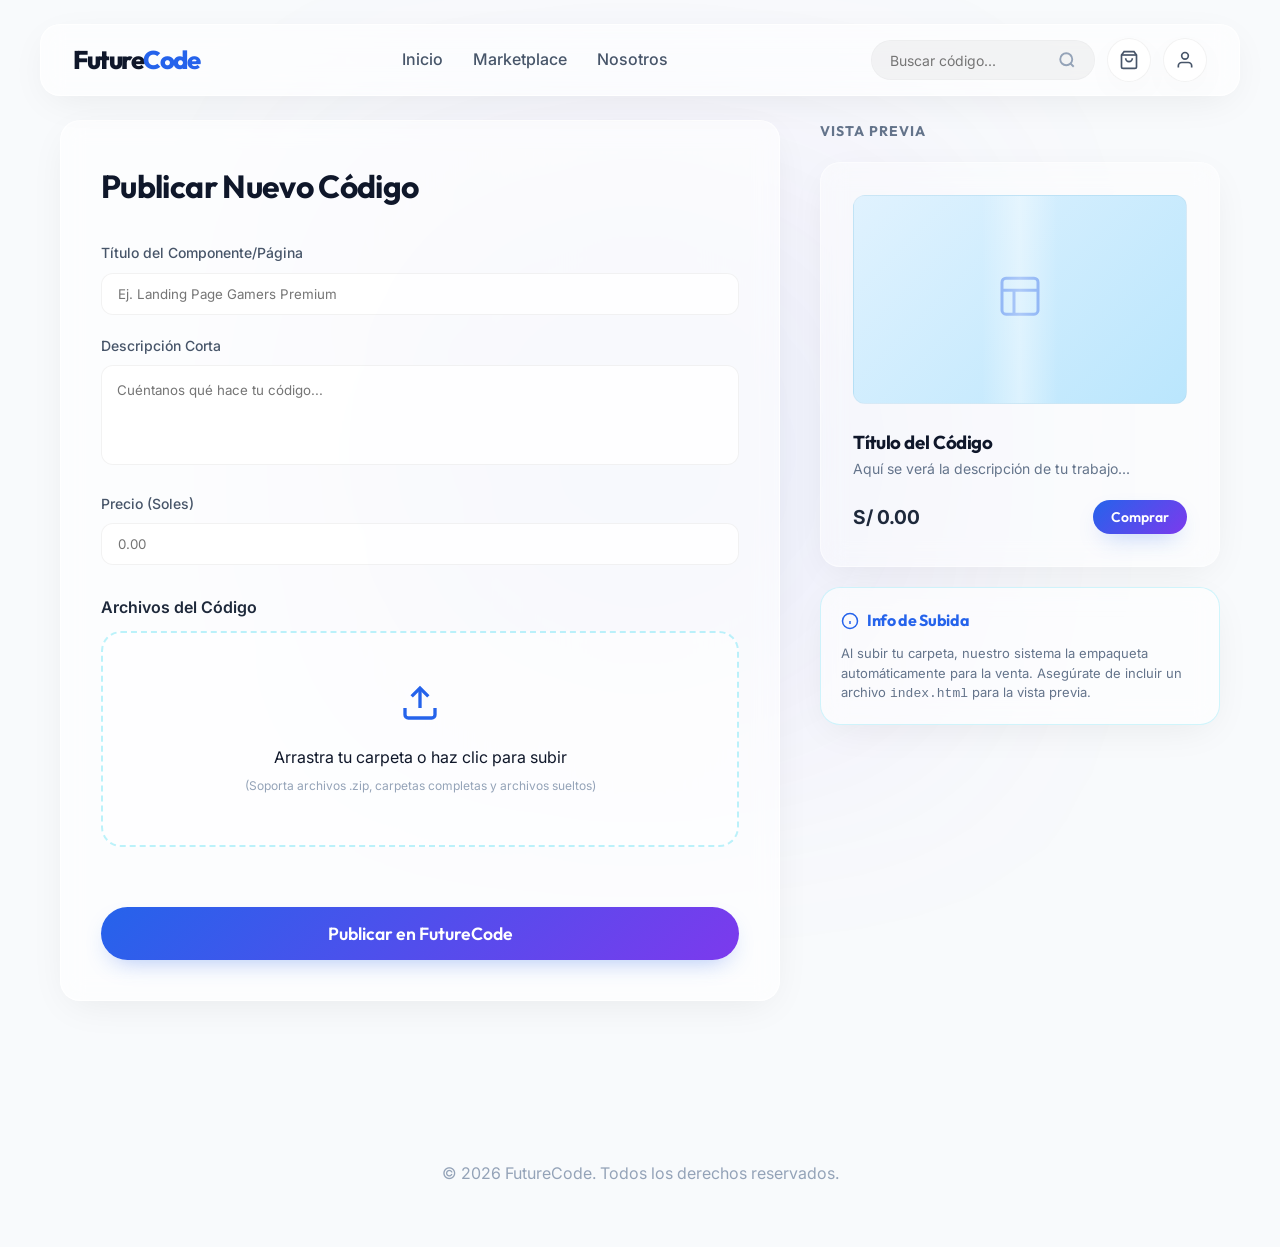
<file: vender.html>
<!DOCTYPE html>
<html lang="es">

<head>
    <meta charset="UTF-8">
    <meta name="viewport" content="width=device-width, initial-scale=1.0">
    <title>Vender Código | FutureCode</title>
    <link rel="preconnect" href="https://fonts.googleapis.com">
    <link rel="preconnect" href="https://fonts.gstatic.com" crossorigin>
    <link
        href="https://fonts.googleapis.com/css2?family=Inter:wght@400;500;600&family=Outfit:wght@600;700;800&display=swap"
        rel="stylesheet">
    <link rel="stylesheet" href="style.css">
    <style>
        .sell-container {
            max-width: 1200px;
            margin: 120px auto 100px;
            padding: 0 20px;
            display: grid;
            grid-template-columns: 1fr 400px;
            gap: 40px;
        }

        .upload-area {
            border: 2px dashed rgba(34, 211, 238, 0.3);
            border-radius: var(--radius-lg);
            padding: 50px;
            text-align: center;
            background: rgba(255, 255, 255, 0.5);
            transition: all 0.3s ease;
            cursor: pointer;
            position: relative;
        }

        .upload-area:hover {
            border-color: var(--accent-blue);
            background: rgba(34, 211, 238, 0.05);
        }

        .file-list {
            margin-top: 20px;
            text-align: left;
            max-height: 200px;
            overflow-y: auto;
            font-size: 14px;
            color: #64748b;
        }

        .preview-card-wrap {
            position: sticky;
            top: 120px;
        }

        .hidden-input {
            position: absolute;
            top: 0;
            left: 0;
            width: 100%;
            height: 100%;
            opacity: 0;
            cursor: pointer;
        }

        @media (max-width: 968px) {
            .sell-container {
                grid-template-columns: 1fr;
            }
        }
    </style>
</head>

<body>
    <div class="bg-glow"></div>

    <nav class="glass-panel glass-nav">
        <div class="logo">
            <h2 style="font-family: 'Outfit'; color: var(--text-main); letter-spacing: -1.5px; font-weight: 800; font-size: 1.6rem;">Future<span
                    style="color: var(--accent-blue);">Code</span></h2>
        </div>
        <div class="nav-links" id="nav-links">
            <a href="index.html">Inicio</a>
            <a href="marketplace.html">Marketplace</a>
            <a href="index.html#about">Nosotros</a>
        </div>
        <div class="nav-actions">
            <!-- Search Bar -->
            <div class="search-bar-desktop"
                style="padding: 10px 18px; background: rgba(0,0,0,0.04); border-radius: 50px; display: flex; align-items: center; border: 1px solid rgba(0,0,0,0.02); transition: var(--transition-smooth);">
                <input type="text" id="global-search" placeholder="Buscar código..."
                    style="background: none; border: none; font-size: 14px; color: var(--text-main); outline: none; width: 160px; font-family: var(--font-body);">
                <svg width="18" height="18" viewBox="0 0 24 24" fill="none" stroke="var(--text-light)" stroke-width="2.5" style="margin-left: 8px;">
                    <circle cx="11" cy="11" r="8" />
                    <line x1="21" y1="21" x2="16.65" y2="16.65" />
                </svg>
            </div>

            <!-- Cart Trigger -->
            <div id="cart-btn" class="glass-panel"
                style="width: 44px; height: 44px; border-radius: 50%; display: grid; place-items: center; cursor: pointer; border: 1px solid rgba(0,0,0,0.05); position: relative;">
                <svg width="20" height="20" viewBox="0 0 24 24" fill="none" stroke="var(--text-muted)" stroke-width="2">
                    <path d="M6 2L3 6v14a2 2 0 0 0 2 2h14a2 2 0 0 0 2-2V6l-3-4H6z"/><line x1="3" y1="6" x2="21" y2="6"/><path d="M16 10a4 4 0 0 1-8 0"/>
                </svg>
                <span id="cart-count" style="position: absolute; top: -5px; right: -5px; background: var(--accent-blue); color: white; border-radius: 50%; width: 18px; height: 18px; font-size: 11px; display: none; place-items: center; font-weight: 700;">0</span>
            </div>

            <!-- Profile Button -->
            <div id="account-btn" class="glass-panel"
                style="width: 44px; height: 44px; border-radius: 50%; display: grid; place-items: center; cursor: pointer; border: 1px solid rgba(0,0,0,0.05);">
                <svg width="20" height="20" viewBox="0 0 24 24" fill="none" stroke="var(--text-muted)" stroke-width="2">
                    <path d="M20 21v-2a4 4 0 0 0-4-4H8a4 4 0 0 0-4 4v2" />
                    <circle cx="12" cy="7" r="4" />
                </svg>
            </div>
            
            <div class="burger-menu" id="burger">
                <div class="burger-line"></div>
                <div class="burger-line"></div>
                <div class="burger-line"></div>
            </div>
        </div>
    </nav>

    <main class="sell-container">
        <div class="glass-panel" style="padding: 40px;">
            <h1 style="margin-bottom: 30px; font-family: 'Outfit';">Publicar Nuevo Código</h1>
            
            <div class="input-group">
                <label>Título del Componente/Página</label>
                <input type="text" id="p-title" class="input-field" placeholder="Ej. Landing Page Gamers Premium" oninput="updatePreview()">
            </div>

            <div class="input-group">
                <label>Descripción Corta</label>
                <textarea id="p-desc" class="input-field" style="height: 100px; padding: 15px;" placeholder="Cuéntanos qué hace tu código..." oninput="updatePreview()"></textarea>
            </div>

            <div class="input-group">
                <label>Precio (Soles)</label>
                <input type="number" id="p-price" class="input-field" placeholder="0.00" oninput="updatePreview()">
            </div>

            <div style="margin-top: 30px;">
                <label style="display: block; margin-bottom: 10px; font-weight: 600; color: #1e293b;">Archivos del Código</label>
                <div class="upload-area" id="drop-area">
                    <svg width="40" height="40" viewBox="0 0 24 24" fill="none" stroke="var(--accent-blue)" stroke-width="2" style="margin-bottom: 15px;">
                        <path d="M21 15v4a2 2 0 0 1-2 2H5a2 2 0 0 1-2-2v-4"/>
                        <polyline points="17 8 12 3 7 8"/>
                        <line x1="12" y1="3" x2="12" y2="15"/>
                    </svg>
                    <p id="upload-text">Arrastra tu carpeta o haz clic para subir</p>
                    <p style="font-size: 12px; color: #94a3b8; margin-top: 5px;">(Soporta archivos .zip, carpetas completas y archivos sueltos)</p>
                    <input type="file" id="file-input" class="hidden-input" multiple webkitdirectory directory>
                </div>
                <div id="file-list" class="file-list"></div>
            </div>

            <button class="btn-primary" style="width: 100%; margin-top: 40px; font-size: 1.1rem; padding: 15px;" onclick="uploadWork()">
                Publicar en FutureCode
            </button>
        </div>

        <div class="preview-card-wrap">
            <h3 style="margin-bottom: 20px; color: #64748b; font-size: 14px; text-transform: uppercase; letter-spacing: 1px;">Vista Previa</h3>
            <div class="glass-panel product-card" style="width: 100%;">
                <div class="product-image" id="p-img-preview" style="background: linear-gradient(135deg, #e0f2fe, #bae6fd);">
                    <div style="position: absolute; top: 50%; left: 50%; transform: translate(-50%, -50%); color: var(--accent-blue); opacity: 0.5;">
                        <svg width="48" height="48" viewBox="0 0 24 24" fill="none" stroke="currentColor" stroke-width="1.5">
                            <rect x="3" y="3" width="18" height="18" rx="2" ry="2"/>
                            <line x1="3" y1="9" x2="21" y2="9"/>
                            <line x1="9" y1="21" x2="9" y2="9"/>
                        </svg>
                    </div>
                </div>
                <h3 id="prev-title">Título del Código</h3>
                <p id="prev-desc" style="font-size: 14px; color: #64748b; margin-bottom: 20px;">Aquí se verá la descripción de tu trabajo...</p>
                <div style="display: flex; justify-content: space-between; align-items: center;">
                    <span id="prev-price" style="font-weight: 700; font-size: 1.2rem; color: #1e293b;">S/ 0.00</span>
                    <button class="btn-primary" style="padding: 8px 18px; font-size: 14px; pointer-events: none;">Comprar</button>
                </div>
            </div>

            <div class="glass-panel" style="margin-top: 20px; padding: 20px; border: 1px solid rgba(34, 211, 238, 0.2);">
                <h4 style="color: var(--accent-blue); margin-bottom: 10px; display: flex; align-items: center; gap: 8px;">
                    <svg width="18" height="18" viewBox="0 0 24 24" fill="none" stroke="currentColor" stroke-width="2">
                        <circle cx="12" cy="12" r="10"/><line x1="12" y1="16" x2="12" y2="12"/><line x1="12" y1="8" x2="12.01" y2="8"/>
                    </svg>
                    Info de Subida
                </h4>
                <p style="font-size: 13px; color: #64748b; line-height: 1.5;">Al subir tu carpeta, nuestro sistema la empaqueta automáticamente para la venta. Asegúrate de incluir un archivo <code>index.html</code> para la vista previa.</p>
            </div>
        </div>
    </main>

    <footer class="footer">
        <p>© 2026 FutureCode. Todos los derechos reservados.</p>
    </footer>

    <script src="script.js"></script>
    <script>
        const fileInput = document.getElementById('file-input');
        const fileList = document.getElementById('file-list');
        const uploadText = document.getElementById('upload-text');

        fileInput.addEventListener('change', (e) => {
            const files = e.target.files;
            if (files.length > 0) {
                uploadText.innerText = `${files.length} archivos seleccionados`;
                fileList.innerHTML = '<strong>Archivos detectados:</strong><br>';
                
                // Mostrar los primeros 5 archivos
                for (let i = 0; i < Math.min(files.length, 5); i++) {
                    fileList.innerHTML += `📄 ${files[i].webkitRelativePath || files[i].name}<br>`;
                }
                if (files.length > 5) fileList.innerHTML += `... y ${files.length - 5} más.`;
            }
        });

        function updatePreview() {
            const title = document.getElementById('p-title').value;
            const desc = document.getElementById('p-desc').value;
            const price = document.getElementById('p-price').value;

            document.getElementById('prev-title').innerText = title || 'Título del Código';
            document.getElementById('prev-desc').innerText = desc || 'Aquí se verá la descripción de tu trabajo...';
            document.getElementById('prev-price').innerText = `S/ ${parseFloat(price || 0).toFixed(2)}`;
        }

        function uploadWork() {
            const title = document.getElementById('p-title').value;
            if (!title) {
                alert("Por favor dale un título a tu trabajo.");
                return;
            }
            alert("¡Procesando subida!\n\nEn un servidor real, tus códigos ahora se estarían subiendo a nuestra base de datos segura y se crearían las claves de descarga para el comprador.");
        }
    </script>
</body>

</html>
</file>
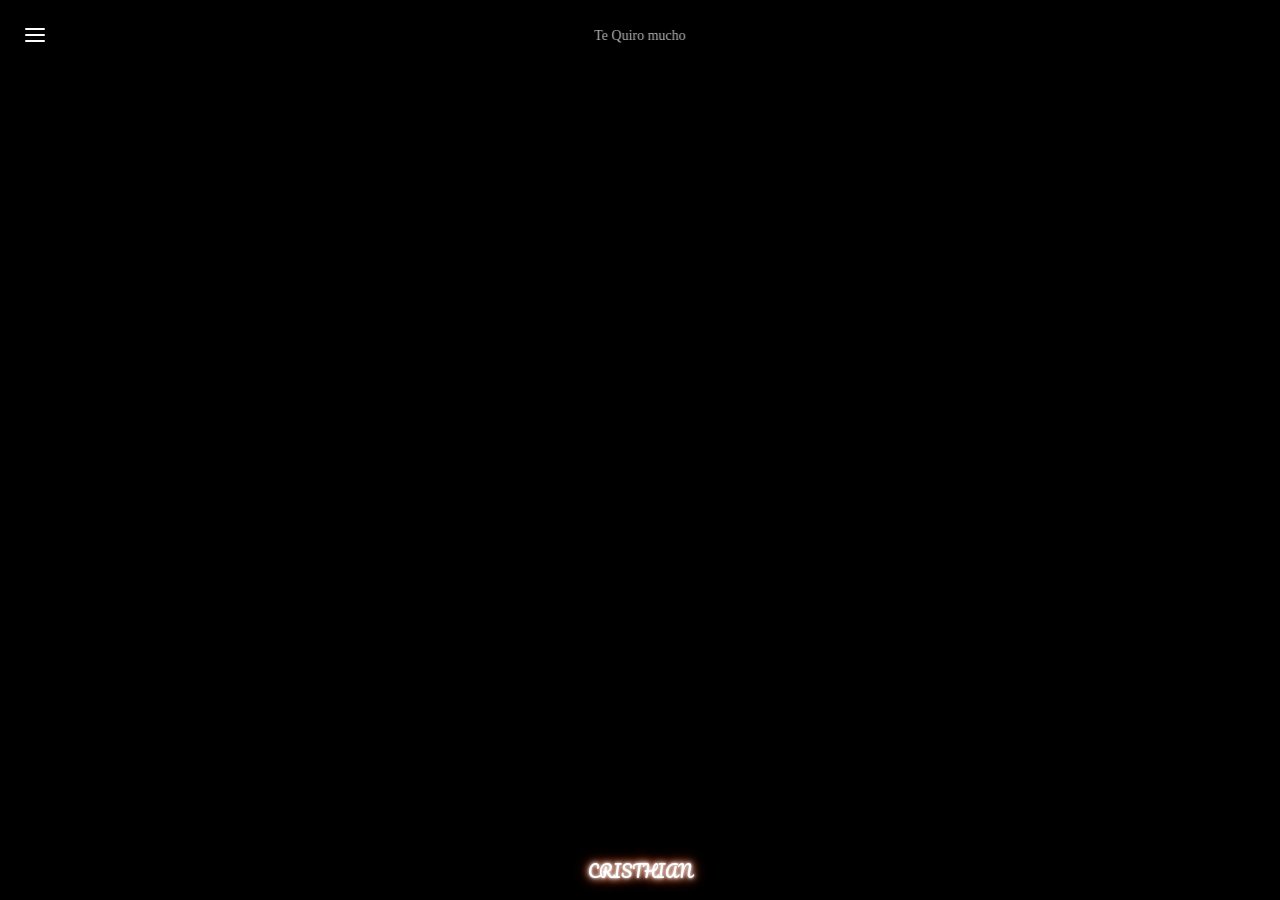
<file: proyectos/GALAXIA/Galaxia.html>
<html lang="en">

<head>
    <meta charset="UTF-8">
    <meta name="viewport" content="width=device-width, initial-scale=1.0">
    <title>Galaxy of Love</title>
    <link href="https://fonts.googleapis.com/css2?family=Pacifico&display=swap" rel="stylesheet">
    <link rel="stylesheet" href="https://cdnjs.cloudflare.com/ajax/libs/font-awesome/6.0.0/css/all.min.css">
    <style>
        * {
            margin: 0;
            padding: 0;
            box-sizing: border-box;
        }

        html,
        body {
            overflow: hidden;
            height: 100%;
            background: #000;
            font-family: Georgia, serif;
        }

        .webgl {
            position: fixed;
            top: 0;
            left: 0;
            width: 100%;
            height: 100%;
            outline: none;
        }

        /* Floating CSS hearts in background */
        .heart {
            position: absolute;
            color: rgba(255, 100, 100, 0.15);
            font-size: 24px;
            animation: float 15s infinite ease-in-out;
            z-index: 0;
            pointer-events: none;
        }

        @keyframes float {

            0%,
            100% {
                transform: translateY(0) rotate(0deg);
                opacity: 0.3;
            }

            50% {
                transform: translateY(-20px) rotate(10deg);
                opacity: 0.7;
            }
        }

        .credits {
            position: fixed;
            bottom: 15px;
            left: 50%;
            transform: translateX(-50%);
            color: #fff;
            font-family: 'Pacifico', cursive;
            font-size: 16px;
            text-align: center;
            text-shadow:
                0 0 3px #fff,
                0 0 6px #fff,
                0 0 10px #ff6030,
                0 0 15px #ff6030;
            z-index: 10;
            pointer-events: none;
        }

        .instructions {
            position: fixed;
            top: 20px;
            left: 50%;
            transform: translateX(-50%);
            color: rgba(255, 255, 255, 0.7);
            font-family: Georgia, serif;
            font-size: 14px;
            text-align: center;
            background: rgba(0, 0, 0, 0.3);
            padding: 8px 16px;
            border-radius: 20px;
            backdrop-filter: blur(5px);
            z-index: 10;
        }

        /* Menú de configuración */
        .menu-button {
            position: fixed;
            top: 15px;
            left: 15px;
            width: 40px;
            height: 40px;
            background: rgba(0, 0, 0, 0.4);
            border-radius: 50%;
            display: flex;
            flex-direction: column;
            justify-content: center;
            align-items: center;
            cursor: pointer;
            z-index: 20;
            backdrop-filter: blur(5px);
        }

        .menu-button span {
            display: block;
            width: 20px;
            height: 2px;
            background: white;
            margin: 2px 0;
            border-radius: 1px;
        }

        .config-panel {
            position: fixed;
            top: 0;
            left: -320px;
            width: 300px;
            height: 100%;
            background: rgba(10, 10, 20, 0.95);
            backdrop-filter: blur(10px);
            z-index: 15;
            padding: 20px;
            display: flex;
            flex-direction: column;
            overflow-y: auto;
            transition: left 0.3s ease;
            border-right: 1px solid rgba(255, 96, 48, 0.3);
        }

        .config-panel.open {
            left: 0;
        }

        .config-header {
            display: flex;
            justify-content: space-between;
            align-items: center;
            margin-bottom: 20px;
            padding-bottom: 15px;
            border-bottom: 1px solid rgba(255, 255, 255, 0.2);
        }

        .config-title {
            color: white;
            font-family: 'Pacifico', cursive;
            font-size: 24px;
        }

        .close-button {
            background: none;
            border: none;
            color: white;
            font-size: 24px;
            cursor: pointer;
            width: 30px;
            height: 30px;
            display: flex;
            align-items: center;
            justify-content: center;
            border-radius: 50%;
            transition: background 0.2s;
        }

        .close-button:hover {
            background: rgba(255, 255, 255, 0.1);
        }

        .config-section {
            margin-bottom: 25px;
            padding: 15px;
            background: rgba(30, 30, 40, 0.6);
            border-radius: 15px;
        }

        .config-section h3 {
            color: #ff6030;
            margin-bottom: 15px;
            font-family: 'Pacifico', cursive;
            font-size: 20px;
        }

        .config-option {
            margin-bottom: 12px;
        }

        .config-option label {
            display: block;
            color: white;
            margin-bottom: 5px;
            font-size: 14px;
        }

        .config-option input[type="range"] {
            width: 100%;
            height: 6px;
            background: rgba(255, 255, 255, 0.1);
            border-radius: 3px;
            outline: none;
            -webkit-appearance: none;
        }

        .config-option input[type="range"]::-webkit-slider-thumb {
            -webkit-appearance: none;
            width: 16px;
            height: 16px;
            border-radius: 50%;
            background: #ff6030;
            cursor: pointer;
        }

        .toggle-switch {
            position: relative;
            display: inline-block;
            width: 50px;
            height: 24px;
        }

        .toggle-switch input {
            opacity: 0;
            width: 0;
            height: 0;
        }

        .slider {
            position: absolute;
            cursor: pointer;
            top: 0;
            left: 0;
            right: 0;
            bottom: 0;
            background-color: #ccc;
            transition: .4s;
            border-radius: 24px;
        }

        .slider:before {
            position: absolute;
            content: "";
            height: 16px;
            width: 16px;
            left: 4px;
            bottom: 4px;
            background-color: white;
            transition: .4s;
            border-radius: 50%;
        }

        input:checked+.slider {
            background-color: #ff6030;
        }

        input:checked+.slider:before {
            transform: translateX(26px);
        }

        .color-options {
            display: flex;
            gap: 10px;
            flex-wrap: wrap;
        }

        .color-option {
            width: 30px;
            height: 30px;
            border-radius: 50%;
            cursor: pointer;
            border: 2px solid transparent;
            transition: transform 0.2s;
        }

        .color-option:hover {
            transform: scale(1.1);
        }

        .color-option.active {
            border-color: white;
            transform: scale(1.15);
        }

        .developer-info {
            margin-top: auto;
            padding: 20px;
            background: rgba(20, 20, 30, 0.8);
            border-radius: 15px;
            text-align: center;
            border: 1px solid rgba(255, 96, 48, 0.3);
        }

        .developer-info h3 {
            color: #ff6030;
            margin-bottom: 10px;
            font-family: 'Pacifico', cursive;
            font-size: 20px;
        }

        .developer-info p {
            color: rgba(255, 255, 255, 0.8);
            margin-bottom: 15px;
            font-size: 14px;
            line-height: 1.4;
        }

        .whatsapp-link {
            display: inline-flex;
            align-items: center;
            justify-content: center;
            background: #25D366;
            color: white;
            text-decoration: none;
            padding: 10px 16px;
            border-radius: 25px;
            font-weight: bold;
            margin-top: 10px;
            transition: all 0.2s;
            font-size: 15px;
        }

        .whatsapp-link:hover {
            background: #128C7E;
            transform: translateY(-2px);
            box-shadow: 0 4px 12px rgba(37, 211, 102, 0.4);
        }

        .whatsapp-link i {
            margin-right: 8px;
            font-size: 18px;
        }

        .overlay {
            position: fixed;
            top: 0;
            left: 0;
            width: 100%;
            height: 100%;
            background: rgba(0, 0, 0, 0.5);
            z-index: 14;
            display: none;
        }

        .overlay.active {
            display: block;
        }

        @media (max-width: 768px) {
            .credits {
                font-size: 14px;
                bottom: 10px;
            }

            .instructions {
                font-size: 12px;
                padding: 6px 12px;
            }

            .menu-button {
                top: 10px;
                left: 10px;
                width: 36px;
                height: 36px;
            }

            .menu-button span {
                width: 18px;
            }

            .config-panel {
                width: 280px;
                padding: 15px;
            }

            .config-title {
                font-size: 20px;
            }

            .whatsapp-link {
                padding: 8px 14px;
                font-size: 14px;
            }
        }

        @media (max-width: 480px) {
            .config-panel {
                width: 100%;
                left: -100%;
            }

            .config-panel.open {
                left: 0;
            }
        }
    </style>
</head>

<body>
    <canvas class="webgl"></canvas>
    <div class="instructions">Te Quiro mucho</div>
    <div class="credits">CRISTHIAN</div>

    <!-- Menú de configuración -->
    <div class="menu-button" id="menuButton">
        <span></span>
        <span></span>
        <span></span>
    </div>

    <div class="overlay" id="overlay"></div>

    <div class="config-panel" id="configPanel">
        <div class="config-header">
            <div class="config-title">Configuración</div>
            <button class="close-button" id="closeButton">✕</button>
        </div>

        <div class="config-section">
            <h3>Corazones Orbitales</h3>
            <div class="config-option">
                <label for="heartSize">Tamaño</label>
                <input type="range" id="heartSize" min="0.3" max="1.2" step="0.1" value="0.8">
            </div>
            <div class="config-option">
                <label for="heartSpeed">Velocidad de rotación</label>
                <input type="range" id="heartSpeed" min="0" max="1" step="0.05" value="0.25">
            </div>
            <div class="config-option">
                <label>Color principal</label>
                <div class="color-options">
                    <div class="color-option active" style="background-color: #FFD700;" data-color="#FFD700"></div>
                    <div class="color-option" style="background-color: #C7B8EA;" data-color="#C7B8EA"></div>
                    <div class="color-option" style="background-color: #800080;" data-color="#800080"></div>
                    <div class="color-option" style="background-color: #0949f0;" data-color="#0949f0"></div>
                    <div class="color-option" style="background-color: #8a2be2;" data-color="#8a2be2"></div>
                    <div class="color-option" style="background-color: #01ffff;" data-color="#01ffff"></div>
                </div>
            </div>
        </div>

        <div class="config-section">
            <h3>Corazón Central</h3>
            <div class="config-option">
                <label for="centerHeartSize">Tamaño</label>
                <input type="range" id="centerHeartSize" min="2.0" max="5.0" step="0.2" value="3.2">
            </div>
        </div>

        <div class="config-section">
            <h3>Fondo Estelar</h3>
            <div class="config-option">
                <label for="starBrightness">Brillo de estrellas</label>
                <input type="range" id="starBrightness" min="0.3" max="1.0" step="0.1" value="0.85">
            </div>
        </div>

        <div class="config-section">
            <h3>Opciones Avanzadas</h3>
            <div class="config-option">
                <label>Rotación automática</label>
                <label class="toggle-switch">
                    <input type="checkbox" id="autoRotateToggle" checked>
                    <span class="slider"></span>
                </label>
            </div>
            <div class="config-option">
                <label for="textOpacity">Opacidad de textos románticos</label>
                <input type="range" id="textOpacity" min="0.1" max="1.0" step="0.1" value="0.9">
            </div>
        </div>

        <div class="developer-info">
            <h3>MR</h3>
            <p>Te Quiero Mi Niña Hermosa</p>

            </a>
            <p style="margin-top: 12px; font-size: 12px; color: rgba(255, 255, 255, 0.6);">
                And
            </p>
        </div>
    </div>

    <script type="module">
        import * as THREE from "https://cdn.skypack.dev/three@0.132.2";
        import { OrbitControls } from "https://cdn.skypack.dev/three@0.132.2/examples/jsm/controls/OrbitControls.js";

        // Create floating CSS hearts
        function createCSSHearts() {
            const heartSymbols = ['💛', '👸', '🌷', '💜', '🅰️', '😘', '❇', '👑'];
            const container = document.body;
            const heartCount = 30;
            for (let i = 0; i < heartCount; i++) {
                const heart = document.createElement('div');
                heart.className = 'heart';
                heart.textContent = heartSymbols[Math.floor(Math.random() * heartSymbols.length)];
                heart.style.left = `${Math.random() * 100}%`;
                heart.style.top = `${Math.random() * 100}%`;
                heart.style.fontSize = `${16 + Math.random() * 20}px`;
                heart.style.animationDelay = `${Math.random() * 15}s`;
                container.appendChild(heart);
            }
        }
        createCSSHearts();

        const canvas = document.querySelector('canvas.webgl');
        const scene = new THREE.Scene();

        const romanticPhrases = [
            "💛 Te quiero 💛", "🌹 Mi niña 🌹", "👑 Mi reina 👑", "💜 And 💜", "🌌 Eres todo 🌌",
            "💫 Para siempre 💫", "🌟 Mi vida 🌟", "☀️ Mi cielo ☀️", "🌅 Mi sol 🌅", "🌸 Bella 🌸",
            "🌺 Hermosa 🌺", "🌷 Preciosa 🌷", "🍬 Dulzura 🍬", "🤗 Cariño 🤗", "💝 Cariñito 💝",
            "👸 Mi princesa 👸", "👼 Mi ángel 👼", "⭐ Mi estrella ⭐", "🌍 Mi mundo 🌍", "💎 Eres única 💎",
            "😍 Te adoro 😍", "🎁 Mi tesoro 🎁", "😊 Mi felicidad 😊",
            "🕊️ Mi paz 🕊️", "🎉 Mi alegría 🎉", "♾️ Por siempre ♾️", "💍Quieres estar conmigo💍"
        ];

        const parameters = {
            heartCount: 16,
            particlesPerHeart: 1000,
            heartSize: 0.8,
            heartSizeVariation: 0.2,
            insideColor: '#ff0055',
            outsideColor: '#ff3088',
            centerHeartSize: 3.2,
            centerHeartParticles: 3000,
            nucleusParticles: 800,
            heartCoreParticles: 100,
            autoRotateSpeed: 0.25,
            starOpacity: 0.85,
            textOpacity: 0.9,
            autoRotate: true
        };

        let textSprites = [];
        let heartStructures = [];
        let centerHeart = null;
        let nucleusParticles = null;
        let starfield = null;
        let heartCoreSystems = [];
        let heartTexts = [];

        const createTextSprite = (text) => {
            const canvas = document.createElement('canvas');
            const context = canvas.getContext('2d');
            canvas.width = 320;
            canvas.height = 80;
            context.clearRect(0, 0, canvas.width, canvas.height);
            context.font = 'Bold 32px Georgia';
            context.textAlign = 'center';
            context.textBaseline = 'middle';
            const gradient = context.createLinearGradient(0, 0, canvas.width, 0);
            gradient.addColorStop(0, parameters.insideColor);
            gradient.addColorStop(0.5, '#ffffff');
            gradient.addColorStop(1, parameters.outsideColor);
            context.fillStyle = gradient;
            context.shadowColor = '#ffffff';
            context.shadowBlur = 15;
            context.fillText(text, canvas.width / 2, canvas.height / 2);
            const texture = new THREE.CanvasTexture(canvas);
            const material = new THREE.SpriteMaterial({
                map: texture,
                color: 0xffffff,
                transparent: true,
                blending: THREE.AdditiveBlending,
                depthWrite: false,
                opacity: parameters.textOpacity
            });
            const sprite = new THREE.Sprite(material);
            sprite.scale.set(0.55, 0.14, 1);
            return sprite;
        };

        const createCenterHeartText = () => {
            const canvas = document.createElement('canvas');
            const context = canvas.getContext('2d');
            canvas.width = 512;
            canvas.height = 128;
            context.clearRect(0, 0, canvas.width, canvas.height);
            context.font = 'Bold 60px Pacifico';
            context.textAlign = 'center';
            context.textBaseline = 'middle';
            const gradient = context.createLinearGradient(0, 0, canvas.width, 0);
            gradient.addColorStop(0, '#ff6030');
            gradient.addColorStop(0.5, '#ffffff');
            gradient.addColorStop(1, '#0949f0');
            context.fillStyle = gradient;
            context.shadowColor = '#ffffff';
            context.shadowBlur = 25;
            context.fillText("👑Emely👑", canvas.width / 2, canvas.height / 2);
            const texture = new THREE.CanvasTexture(canvas);
            const material = new THREE.SpriteMaterial({
                map: texture,
                color: 0xffffff,
                transparent: true,
                blending: THREE.AdditiveBlending,
                depthWrite: false
            });
            const sprite = new THREE.Sprite(material);
            sprite.scale.set(2.0, 0.5, 1);
            return sprite;
        };

        const createHeartText = () => {
            const canvas = document.createElement('canvas');
            const context = canvas.getContext('2d');
            canvas.width = 256;
            canvas.height = 64;
            context.clearRect(0, 0, canvas.width, canvas.height);
            context.font = 'Bold 24px Pacifico';
            context.textAlign = 'center';
            context.textBaseline = 'middle';
            const gradient = context.createLinearGradient(0, 0, canvas.width, 0);
            gradient.addColorStop(0, '#ff6030');
            gradient.addColorStop(0.5, '#ffffff');
            gradient.addColorStop(1, '#0949f0');
            context.fillStyle = gradient;
            context.shadowColor = '#ffffff';
            context.shadowBlur = 12;
            context.fillText("💛Mi Niña💛", canvas.width / 2, canvas.height / 2);
            const texture = new THREE.CanvasTexture(canvas);
            const material = new THREE.SpriteMaterial({
                map: texture,
                color: 0xffffff,
                transparent: true,
                blending: THREE.AdditiveBlending,
                depthWrite: false
            });
            const sprite = new THREE.Sprite(material);
            sprite.scale.set(0.7, 0.17, 1);
            return sprite;
        };

        const createInvertedHeartGeometry = (size = 1.0, particleCount = 1500) => {
            const positions = new Float32Array(particleCount * 3);
            const colors = new Float32Array(particleCount * 3);
            const colorInside = new THREE.Color(parameters.insideColor);
            const colorOutside = new THREE.Color(parameters.outsideColor);
            for (let i = 0; i < particleCount; i++) {
                const i3 = i * 3;
                const t = Math.random() * Math.PI * 2;
                const x = 16 * Math.pow(Math.sin(t), 3);
                const y = 13 * Math.cos(t) - 5 * Math.cos(2 * t) - 2 * Math.cos(3 * t) - Math.cos(4 * t);
                const z = (Math.random() - 0.5) * 3;
                positions[i3] = (x * size * 0.04) + (Math.random() - 0.5) * size * 0.08;
                positions[i3 + 1] = (y * size * 0.04) + (Math.random() - 0.5) * size * 0.08;
                positions[i3 + 2] = z * size * 0.08;
                const radius = Math.sqrt(x * x + y * y);
                const maxRadius = 20;
                const mixedColor = colorInside.clone();
                mixedColor.lerp(colorOutside, Math.min(radius / maxRadius, 1));
                mixedColor.offsetHSL(0, 0.5, 0);
                colors[i3] = mixedColor.r;
                colors[i3 + 1] = mixedColor.g;
                colors[i3 + 2] = mixedColor.b;
            }
            const geometry = new THREE.BufferGeometry();
            geometry.setAttribute('position', new THREE.BufferAttribute(positions, 3));
            geometry.setAttribute('color', new THREE.BufferAttribute(colors, 3));
            return geometry;
        };

        const createStarfield = () => {
            const starCount = 6000;
            const positions = new Float32Array(starCount * 3);
            const colors = new Float32Array(starCount * 3);
            const sizes = new Float32Array(starCount);
            for (let i = 0; i < starCount; i++) {
                const i3 = i * 3;
                const radius = 50 + Math.random() * 150;
                const theta = Math.random() * Math.PI * 2;
                const phi = Math.acos(2 * Math.random() - 1);
                positions[i3] = radius * Math.sin(phi) * Math.cos(theta);
                positions[i3 + 1] = radius * Math.sin(phi) * Math.sin(theta);
                positions[i3 + 2] = radius * Math.cos(phi);
                const colorType = Math.random();
                if (colorType < 0.7) {
                    colors[i3] = 1;
                    colors[i3 + 1] = 1;
                    colors[i3 + 2] = 1;
                } else if (colorType < 0.85) {
                    colors[i3] = 0.7;
                    colors[i3 + 1] = 0.8;
                    colors[i3 + 2] = 1;
                } else {
                    colors[i3] = 1;
                    colors[i3 + 1] = 0.9;
                    colors[i3 + 2] = 0.7;
                }
                sizes[i] = 0.2 + Math.random() * 0.4;
            }
            const geometry = new THREE.BufferGeometry();
            geometry.setAttribute('position', new THREE.BufferAttribute(positions, 3));
            geometry.setAttribute('color', new THREE.BufferAttribute(colors, 3));
            geometry.setAttribute('size', new THREE.BufferAttribute(sizes, 1));
            const material = new THREE.PointsMaterial({
                size: 0.8,
                sizeAttenuation: true,
                vertexColors: true,
                transparent: true,
                opacity: parameters.starOpacity,
                blending: THREE.AdditiveBlending,
                depthWrite: false
            });
            const stars = new THREE.Points(geometry, material);
            return stars;
        };

        const createNucleusParticles = () => {
            const particleCount = parameters.nucleusParticles;
            const positions = new Float32Array(particleCount * 3);
            const colors = new Float32Array(particleCount * 3);
            const sizes = new Float32Array(particleCount);
            const color1 = new THREE.Color(0xff6030);
            const color2 = new THREE.Color(0x0949f0);
            for (let i = 0; i < particleCount; i++) {
                const i3 = i * 3;
                const radius = Math.random() * 0.8;
                const theta = Math.random() * Math.PI * 2;
                const phi = Math.acos(2 * Math.random() - 1);
                positions[i3] = radius * Math.sin(phi) * Math.cos(theta);
                positions[i3 + 1] = radius * Math.sin(phi) * Math.sin(theta);
                positions[i3 + 2] = radius * Math.cos(phi);
                const mixedColor = color1.clone();
                mixedColor.lerp(color2, Math.random());
                colors[i3] = mixedColor.r;
                colors[i3 + 1] = mixedColor.g;
                colors[i3 + 2] = mixedColor.b;
                sizes[i] = 0.02 + Math.random() * 0.03;
            }
            const geometry = new THREE.BufferGeometry();
            geometry.setAttribute('position', new THREE.BufferAttribute(positions, 3));
            geometry.setAttribute('color', new THREE.BufferAttribute(colors, 3));
            geometry.setAttribute('size', new THREE.BufferAttribute(sizes, 1));
            const material = new THREE.PointsMaterial({
                size: 0.03,
                sizeAttenuation: true,
                vertexColors: true,
                transparent: true,
                opacity: 0.85,
                blending: THREE.AdditiveBlending,
                depthWrite: false
            });
            const particles = new THREE.Points(geometry, material);
            return particles;
        };

        const createHeartCoreParticles = (position) => {
            const particleCount = parameters.heartCoreParticles;
            const positions = new Float32Array(particleCount * 3);
            const colors = new Float32Array(particleCount * 3);
            const sizes = new Float32Array(particleCount);
            const baseColor = new THREE.Color(
                0.5 + Math.random() * 0.5,
                0.5 + Math.random() * 0.5,
                0.5 + Math.random() * 0.5
            );
            const accentColor = new THREE.Color(
                Math.random(),
                Math.random(),
                Math.random()
            );
            for (let i = 0; i < particleCount; i++) {
                const i3 = i * 3;
                const radius = Math.random() * 0.3;
                const theta = Math.random() * Math.PI * 2;
                const phi = Math.acos(2 * Math.random() - 1);
                positions[i3] = radius * Math.sin(phi) * Math.cos(theta);
                positions[i3 + 1] = radius * Math.sin(phi) * Math.sin(theta);
                positions[i3 + 2] = radius * Math.cos(phi);
                const mixedColor = baseColor.clone();
                mixedColor.lerp(accentColor, Math.random());
                colors[i3] = mixedColor.r;
                colors[i3 + 1] = mixedColor.g;
                colors[i3 + 2] = mixedColor.b;
                sizes[i] = 0.015 + Math.random() * 0.02;
            }
            const geometry = new THREE.BufferGeometry();
            geometry.setAttribute('position', new THREE.BufferAttribute(positions, 3));
            geometry.setAttribute('color', new THREE.BufferAttribute(colors, 3));
            geometry.setAttribute('size', new THREE.BufferAttribute(sizes, 1));
            const material = new THREE.PointsMaterial({
                size: 0.02,
                sizeAttenuation: true,
                vertexColors: true,
                transparent: true,
                opacity: 0.9,
                blending: THREE.AdditiveBlending,
                depthWrite: false
            });
            const particles = new THREE.Points(geometry, material);
            particles.position.copy(position);
            return particles;
        };

        const generateHearts = () => {
            textSprites.forEach(sprite => scene.remove(sprite));
            textSprites = [];
            heartTexts.forEach(text => scene.remove(text));
            heartTexts = [];
            heartStructures.forEach(heart => {
                heart.geometry.dispose();
                heart.material.dispose();
                scene.remove(heart);
            });
            heartStructures = [];
            heartCoreSystems.forEach(core => {
                core.geometry.dispose();
                core.material.dispose();
                scene.remove(core);
            });
            heartCoreSystems = [];
            if (centerHeart) {
                centerHeart.geometry.dispose();
                centerHeart.material.dispose();
                scene.remove(centerHeart);
            }
            if (nucleusParticles) {
                nucleusParticles.geometry.dispose();
                nucleusParticles.material.dispose();
                scene.remove(nucleusParticles);
            }

            for (let i = 0; i < parameters.heartCount; i++) {
                const heartSize = parameters.heartSize + Math.random() * parameters.heartSizeVariation;
                const heartGeometry = createInvertedHeartGeometry(heartSize, parameters.particlesPerHeart);
                const heartMaterial = new THREE.PointsMaterial({
                    size: 0.025,
                    sizeAttenuation: true,
                    depthWrite: false,
                    blending: THREE.AdditiveBlending,
                    vertexColors: true,
                    transparent: true,
                    opacity: 0.98
                });
                const heart = new THREE.Points(heartGeometry, heartMaterial);
                const radius = 3.8;
                const angle = (i / parameters.heartCount) * Math.PI * 2;
                heart.position.set(
                    Math.cos(angle) * radius,
                    0,
                    Math.sin(angle) * radius
                );
                scene.add(heart);
                heartStructures.push(heart);
                const coreParticles = createHeartCoreParticles(heart.position);
                scene.add(coreParticles);
                heartCoreSystems.push(coreParticles);
                const heartText = createHeartText();
                heartText.position.copy(heart.position);
                scene.add(heartText);
                heartTexts.push(heartText);
            }

            const centerHeartGeometry = createInvertedHeartGeometry(parameters.centerHeartSize, parameters.centerHeartParticles);
            const centerHeartMaterial = new THREE.PointsMaterial({
                size: 0.032,
                sizeAttenuation: true,
                depthWrite: false,
                blending: THREE.AdditiveBlending,
                vertexColors: true,
                transparent: true,
                opacity: 0.99
            });
            centerHeart = new THREE.Points(centerHeartGeometry, centerHeartMaterial);
            centerHeart.position.set(0, 0, 0);
            scene.add(centerHeart);

            nucleusParticles = createNucleusParticles();
            scene.add(nucleusParticles);

            const centerText = createCenterHeartText();
            centerText.position.set(0, 0.3, 0);
            scene.add(centerText);
            textSprites.push(centerText);

            const wordCount = 160;
            for (let i = 0; i < wordCount; i++) {
                const phrase = romanticPhrases[i % romanticPhrases.length];
                const radius = 2.0 + Math.random() * 4.0;
                const angle = Math.random() * Math.PI * 2;
                const height = (Math.random() - 0.5) * 3.5;
                const sprite = createTextSprite(phrase);
                sprite.position.set(
                    Math.cos(angle) * radius,
                    height,
                    Math.sin(angle) * radius
                );
                scene.add(sprite);
                textSprites.push(sprite);
            }
        };

        starfield = createStarfield();
        scene.add(starfield);
        generateHearts();

        const sizes = {
            width: window.innerWidth,
            height: window.innerHeight
        };

        window.addEventListener('resize', () => {
            sizes.width = window.innerWidth;
            sizes.height = window.innerHeight;
            camera.aspect = sizes.width / sizes.height;
            camera.updateProjectionMatrix();
            renderer.setSize(sizes.width, sizes.height);
            renderer.setPixelRatio(Math.min(window.devicePixelRatio, 2));
        });

        const camera = new THREE.PerspectiveCamera(75, sizes.width / sizes.height, 0.1, 200);
        camera.position.set(9, 5, 9);
        scene.add(camera);

        const controls = new OrbitControls(camera, canvas);
        controls.enableDamping = true;
        controls.dampingFactor = 0.05;
        controls.autoRotate = parameters.autoRotate;
        controls.autoRotateSpeed = parameters.autoRotateSpeed;
        controls.enableZoom = true;
        controls.enablePan = false;

        const renderer = new THREE.WebGLRenderer({
            canvas: canvas,
            antialias: true
        });
        renderer.setSize(sizes.width, sizes.height);
        renderer.setPixelRatio(Math.min(window.devicePixelRatio, 2));
        renderer.setClearColor(0x000000, 1);

        // Menú interacción
        const menuButton = document.getElementById('menuButton');
        const configPanel = document.getElementById('configPanel');
        const closeButton = document.getElementById('closeButton');
        const overlay = document.getElementById('overlay');

        menuButton.addEventListener('click', () => {
            configPanel.classList.add('open');
            overlay.classList.add('active');
        });

        [closeButton, overlay].forEach(el => {
            el.addEventListener('click', () => {
                configPanel.classList.remove('open');
                overlay.classList.remove('active');
            });
        });

        // Controles
        document.getElementById('heartSize').addEventListener('input', (e) => {
            parameters.heartSize = parseFloat(e.target.value);
            generateHearts();
        });

        document.getElementById('centerHeartSize').addEventListener('input', (e) => {
            parameters.centerHeartSize = parseFloat(e.target.value);
            generateHearts();
        });

        document.getElementById('heartSpeed').addEventListener('input', (e) => {
            parameters.autoRotateSpeed = parseFloat(e.target.value);
            controls.autoRotateSpeed = parameters.autoRotateSpeed;
        });

        document.getElementById('starBrightness').addEventListener('input', (e) => {
            parameters.starOpacity = parseFloat(e.target.value);
            starfield.material.opacity = parameters.starOpacity;
        });

        document.getElementById('textOpacity').addEventListener('input', (e) => {
            parameters.textOpacity = parseFloat(e.target.value);
            textSprites.forEach(s => s.material.opacity = parameters.textOpacity);
        });

        document.getElementById('autoRotateToggle').addEventListener('change', (e) => {
            parameters.autoRotate = e.target.checked;
            controls.autoRotate = parameters.autoRotate;
        });

        document.querySelectorAll('.color-option').forEach(option => {
            option.addEventListener('click', () => {
                document.querySelectorAll('.color-option').forEach(opt => opt.classList.remove('active'));
                option.classList.add('active');
                parameters.insideColor = option.dataset.color;
                parameters.outsideColor = option.dataset.color;
                generateHearts();
            });
        });

        const clock = new THREE.Clock();
        const tick = () => {
            const elapsedTime = clock.getElapsedTime();
            controls.update();

            textSprites.forEach(sprite => sprite.lookAt(camera.position));
            heartStructures.forEach(heart => heart.lookAt(camera.position));
            if (centerHeart) centerHeart.lookAt(camera.position);
            heartCoreSystems.forEach((core, index) => {
                if (heartStructures[index]) {
                    core.position.copy(heartStructures[index].position);
                    core.lookAt(camera.position);
                }
            });
            heartTexts.forEach((text, index) => {
                if (heartStructures[index]) {
                    text.position.copy(heartStructures[index].position);
                    text.lookAt(camera.position);
                }
            });
            if (nucleusParticles) nucleusParticles.lookAt(camera.position);

            const starGeometry = starfield.geometry;
            const starSizes = starGeometry.attributes.size.array;
            for (let i = 0; i < starSizes.length; i++) {
                const pulse = Math.sin(elapsedTime * 0.5 + i * 0.01) * 0.2 + 0.8;
                starSizes[i] = (0.2 + Math.random() * 0.4) * pulse;
            }
            starGeometry.attributes.size.needsUpdate = true;

            renderer.render(scene, camera);
            window.requestAnimationFrame(tick);
        };

        tick();
    </script>
</body>

</html>
</head>

<body>
    <audio id="bg-music" loop autoplay>
        <source
            src="https://github.com/Gon-p/G-/raw/refs/heads/main/adore%20-%20_did%20i%20tell%20u%20that%20i%20miss%20u_%20(lyric%20video).m4a"
            type="audio/mpeg">
        Tu navegador no soporta el elemento de audio.
    </audio>

    <script>
        document.addEventListener('DOMContentLoaded', function () {
            const body = document.body;
            const audio = document.getElementById('bg-music');

            // Configurar audio
            audio.volume = 0.4;
            audio.play().catch(e => console.log("La reproducción automática no está permitida"));

            document.addEventListener('click', function () {
                audio.play().catch(e => console.log("Audio no pudo reproducirse"));
            }, { once: true });
        });
    </script>
</body>

</html>
</file>
<file: style.css>
:root {
    /* Color Palette - Deeper and more professional */
    --primary-bg: #f8fafc;
    --accent-cyan: #06b6d4;
    --accent-blue: #2563eb;
    --accent-purple: #7c3aed;
    --text-main: #0f172a;
    --text-muted: #475569;
    --text-light: #94a3b8;

    /* Professional Glassmorphism Tokens */
    --glass-bg: rgba(255, 255, 255, 0.6);
    --glass-border: rgba(255, 255, 255, 0.8);
    --glass-blur: blur(12px);
    --glass-shadow: 0 10px 40px -10px rgba(0, 0, 0, 0.08);
    --glow-shadow: 0 0 30px rgba(37, 99, 235, 0.15);

    /* Luxury Spacing & Borders */
    --radius-xl: 32px;
    --radius-lg: 20px;
    --radius-md: 12px;
    --transition-smooth: all 0.4s cubic-bezier(0.4, 0, 0.2, 1);
    
    /* Typography */
    --font-heading: 'Outfit', sans-serif;
    --font-body: 'Inter', sans-serif;
}

* {
    margin: 0;
    padding: 0;
    box-sizing: border-box;
}

body {
    background-color: var(--primary-bg);
    color: var(--text-main);
    font-family: var(--font-body);
    overflow-x: hidden;
    line-height: 1.6;
    -webkit-font-smoothing: antialiased;
}

/* Background Animated Aura */
.bg-glow {
    position: fixed;
    top: 50%;
    left: 50%;
    transform: translate(-50%, -50%);
    width: 60vw;
    height: 60vw;
    background: radial-gradient(circle, rgba(37, 99, 235, 0.08) 0%, rgba(124, 58, 237, 0.04) 50%, transparent 100%);
    z-index: -1;
    filter: blur(80px);
    transition: transform 0.8s cubic-bezier(0.16, 1, 0.3, 1);
}

/* Liquid Glass Elements */
.glass-panel {
    background: var(--glass-bg);
    backdrop-filter: var(--glass-blur);
    -webkit-backdrop-filter: var(--glass-blur);
    border: 1px solid var(--glass-border);
    border-radius: var(--radius-lg);
    box-shadow: var(--glass-shadow);
}

.glass-nav {
    position: fixed;
    top: 24px;
    left: 50%;
    transform: translateX(-50%);
    width: 95%;
    max-width: 1200px;
    height: 72px;
    display: flex;
    align-items: center;
    justify-content: space-between;
    padding: 0 32px;
    z-index: 1000;
    transition: var(--transition-smooth);
}

.glass-nav:hover {
    background: rgba(255, 255, 255, 0.8);
    box-shadow: 0 15px 45px -15px rgba(0, 0, 0, 0.1);
}

/* Typography & Layout */
h1, h2, h3, h4 {
    font-family: var(--font-heading);
    letter-spacing: -0.02em;
}

.title-gradient {
    background: linear-gradient(135deg, #0f172a 0%, #334155 100%);
    background-clip: text;
    -webkit-background-clip: text;
    -webkit-text-fill-color: transparent;
}

.nav-actions {
    display: flex;
    align-items: center;
    gap: 12px;
}

/* Navigation Links */
.nav-links {
    display: flex;
    gap: 30px;
}

.nav-links a {
    text-decoration: none;
    color: #475569;
    font-weight: 500;
    transition: color 0.3s ease;
}

.nav-links a:hover {
    color: var(--accent-blue);
}

/* Buttons */
.btn-primary {
    background: linear-gradient(135deg, var(--accent-blue), var(--accent-purple));
    color: white;
    padding: 12px 32px;
    border-radius: 100px;
    border: none;
    font-family: var(--font-heading);
    font-weight: 600;
    font-size: 15px;
    cursor: pointer;
    box-shadow: 0 10px 25px -10px rgba(37, 99, 235, 0.4);
    transition: var(--transition-smooth);
    display: inline-flex;
    align-items: center;
    justify-content: center;
    gap: 8px;
}

.btn-primary:hover {
    transform: translateY(-3px);
    box-shadow: 0 15px 35px -10px rgba(37, 99, 235, 0.5);
    filter: brightness(1.05);
}

.btn-primary:active {
    transform: translateY(-1px);
}

.btn-secondary {
    background: white;
    color: var(--text-main);
    border: 1px solid rgba(0, 0, 0, 0.05);
    padding: 12px 32px;
    border-radius: 100px;
    font-family: var(--font-heading);
    font-weight: 600;
    transition: var(--transition-smooth);
}

.btn-secondary:hover {
    background: #f8fafc;
    border-color: rgba(0, 0, 0, 0.1);
    transform: translateY(-2px);
}

/* Hero Section */
.hero {
    min-height: 100vh;
    display: flex;
    flex-direction: column;
    justify-content: center;
    align-items: center;
    text-align: center;
    padding: 120px 24px;
    position: relative;
    overflow: hidden;
}

.hero h1 {
    font-size: clamp(2.5rem, 8vw, 4.5rem);
    line-height: 1.1;
    margin-bottom: 24px;
    max-width: 1000px;
}

.hero p {
    font-size: clamp(1rem, 2vw, 1.25rem);
    color: var(--text-muted);
    margin-bottom: 48px;
    max-width: 650px;
    line-height: 1.6;
}

/* Marketplace Grid */
.product-grid {
    display: grid;
    grid-template-columns: repeat(auto-fit, minmax(300px, 1fr));
    gap: 30px;
    padding: 40px;
    max-width: 1200px;
    margin: 0 auto;
}

.product-card {
    padding: 32px;
    background: rgba(255, 255, 255, 0.4);
    border: 1px solid rgba(255, 255, 255, 0.5);
    transition: var(--transition-smooth);
    display: flex;
    flex-direction: column;
}

.product-card:hover {
    transform: translateY(-12px) scale(1.02);
    background: rgba(255, 255, 255, 0.7);
    box-shadow: 0 30px 60px -12px rgba(0, 0, 0, 0.1);
    border-color: var(--accent-blue);
}

.product-image {
    width: 100%;
    aspect-ratio: 16/10;
    background: linear-gradient(135deg, #f1f5f9 0%, #e2e8f0 100%);
    border-radius: var(--radius-md);
    margin-bottom: 24px;
    overflow: hidden;
    position: relative;
    border: 1px solid rgba(0, 0, 0, 0.03);
}

.product-image::after {
    content: '';
    position: absolute;
    top: -50%;
    left: -50%;
    width: 200%;
    height: 200%;
    background: linear-gradient(45deg, transparent 45%, rgba(255, 255, 255, 0.4) 50%, transparent 55%);
    transform: rotate(45deg);
    animation: shine 6s infinite;
}

@keyframes shine {
    0% {
        transform: translate(-50%, -50%) rotate(45deg);
    }

    30%,
    100% {
        transform: translate(50%, 50%) rotate(45deg);
    }
}

/* Footer & Details */
.footer {
    padding: 60px 0;
    text-align: center;
    color: #94a3b8;
}

/* --- New Functionality Styles --- */

/* Burger Menu */
.burger-menu {
    display: none;
    flex-direction: column;
    gap: 6px;
    cursor: pointer;
    z-index: 1001;
    padding: 10px;
}

.burger-line {
    width: 28px;
    height: 3px;
    background: #475569;
    border-radius: 10px;
    transition: 0.3s ease;
}

/* Modals */
.modal-overlay {
    position: fixed;
    top: 0;
    left: 0;
    width: 100%;
    height: 100%;
    background: rgba(255, 255, 255, 0.4);
    backdrop-filter: blur(10px);
    z-index: 2000;
    display: none;
    align-items: center;
    justify-content: center;
    padding: 20px;
}

.modal-content {
    width: 100%;
    max-width: 450px;
    padding: 40px;
    position: relative;
    animation: modal-spin 0.5s cubic-bezier(0.175, 0.885, 0.32, 1.275);
}

@keyframes modal-spin {
    from {
        opacity: 0;
        transform: scale(0.9) translateY(20px);
    }

    to {
        opacity: 1;
        transform: scale(1) translateY(0);
    }
}

.modal-close {
    position: absolute;
    top: 20px;
    right: 20px;
    cursor: pointer;
    color: #94a3b8;
}

.input-group {
    margin-bottom: 20px;
}

.input-group label {
    display: block;
    margin-bottom: 8px;
    font-size: 14px;
    font-weight: 500;
    color: #475569;
}

.input-field {
    width: 100%;
    padding: 12px 16px;
    border-radius: 12px;
    border: 1px solid rgba(0, 0, 0, 0.05);
    background: rgba(255, 255, 255, 0.8);
    font-family: var(--font-body);
    outline: none;
    transition: border 0.3s ease;
}

.input-field:focus {
    border-color: var(--accent-blue);
    box-shadow: 0 0 0 4px rgba(59, 130, 246, 0.1);
}

textarea.input-field {
    resize: none;
    line-height: 1.5;
}

/* Scrollbar styling for file list */
.file-list::-webkit-scrollbar {
    width: 6px;
}
.file-list::-webkit-scrollbar-thumb {
    background: rgba(0,0,0,0.1);
    border-radius: 10px;
}

@media (max-width: 968px) {
    .nav-links {
        position: fixed;
        top: 100px;
        left: 50%;
        transform: translateX(-50%) translateY(20px);
        width: 90%;
        background: rgba(255, 255, 255, 0.9);
        backdrop-filter: var(--glass-blur);
        border: 1px solid var(--glass-border);
        border-radius: var(--radius-lg);
        flex-direction: column;
        padding: 40px;
        align-items: center;
        opacity: 0;
        pointer-events: none;
        transition: 0.4s cubic-bezier(0.16, 1, 0.3, 1);
        box-shadow: 0 40px 80px -20px rgba(0,0,0,0.2);
    }

    .nav-links.active {
        opacity: 1;
        pointer-events: all;
        transform: translateX(-50%) translateY(0);
    }

    .search-bar-desktop {
        display: none !important;
    }

    .nav-actions {
        gap: 8px;
    }

    .burger-menu {
        display: flex;
        width: 44px;
        height: 44px;
        background: rgba(0,0,0,0.03);
        border-radius: 50%;
        align-items: center;
        justify-content: center;
    }

    .hero h1 {
        font-size: 2.8rem;
    }
    
    .product-grid {
        grid-template-columns: 1fr;
        padding: 20px;
    }
}

@media (max-width: 480px) {
    .glass-nav {
        padding: 0 15px;
    }
}
</file>
